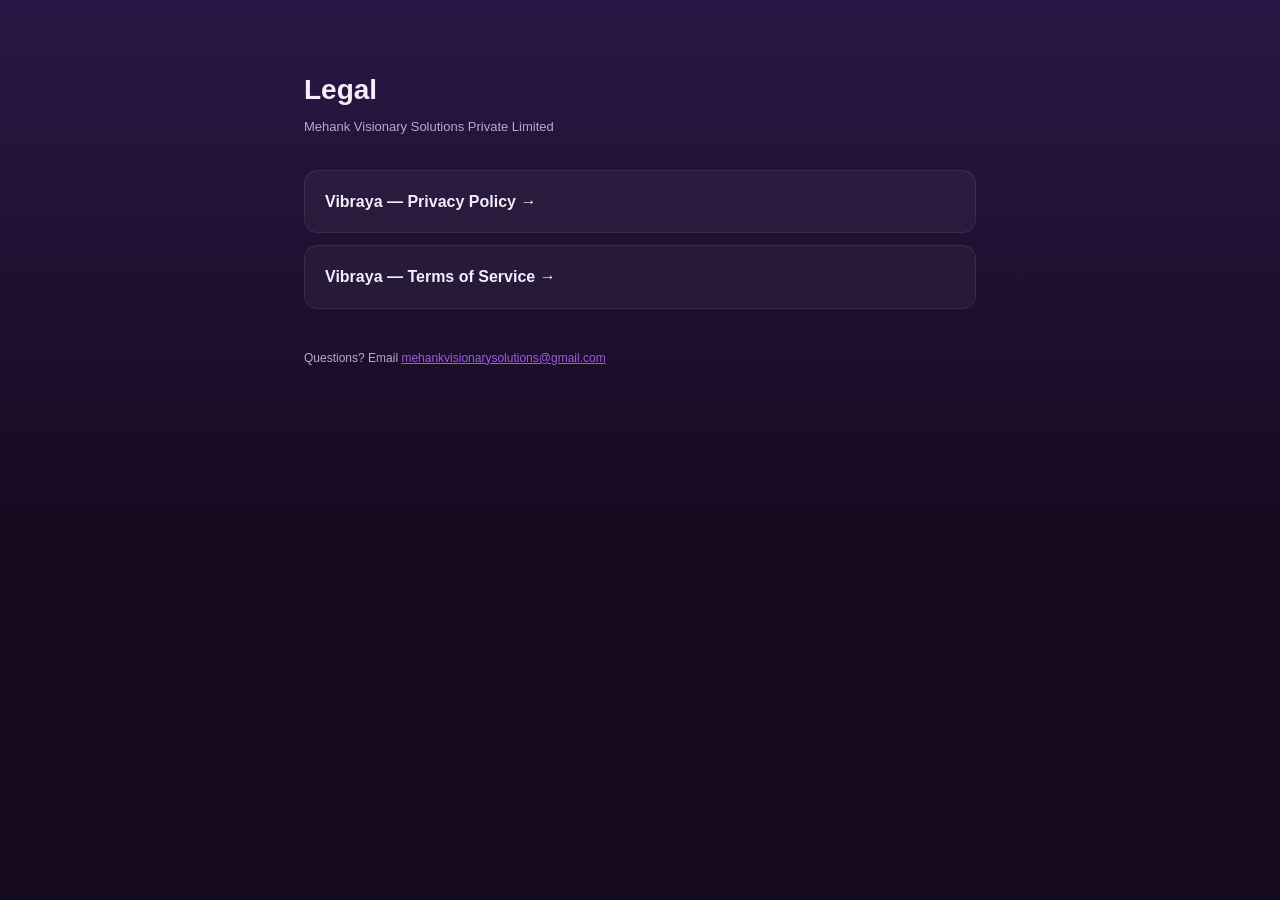
<file: index.html>
<!doctype html>
<html lang="en">
<head>
<meta charset="utf-8" />
<meta name="viewport" content="width=device-width, initial-scale=1" />
<title>Mehank Visionary Solutions — Legal</title>
<link rel="stylesheet" href="style.css" />
</head>
<body>
<div class="wrap">
  <h1>Legal</h1>
  <p class="updated">Mehank Visionary Solutions Private Limited</p>

  <div class="index-links">
    <a href="vibraya/privacy-policy.html">Vibraya — Privacy Policy →</a>
    <a href="vibraya/terms-of-service.html">Vibraya — Terms of Service →</a>
  </div>

  <footer>Questions? Email <a href="mailto:mehankvisionarysolutions@gmail.com">mehankvisionarysolutions@gmail.com</a></footer>
</div>
</body>
</html>
</file>
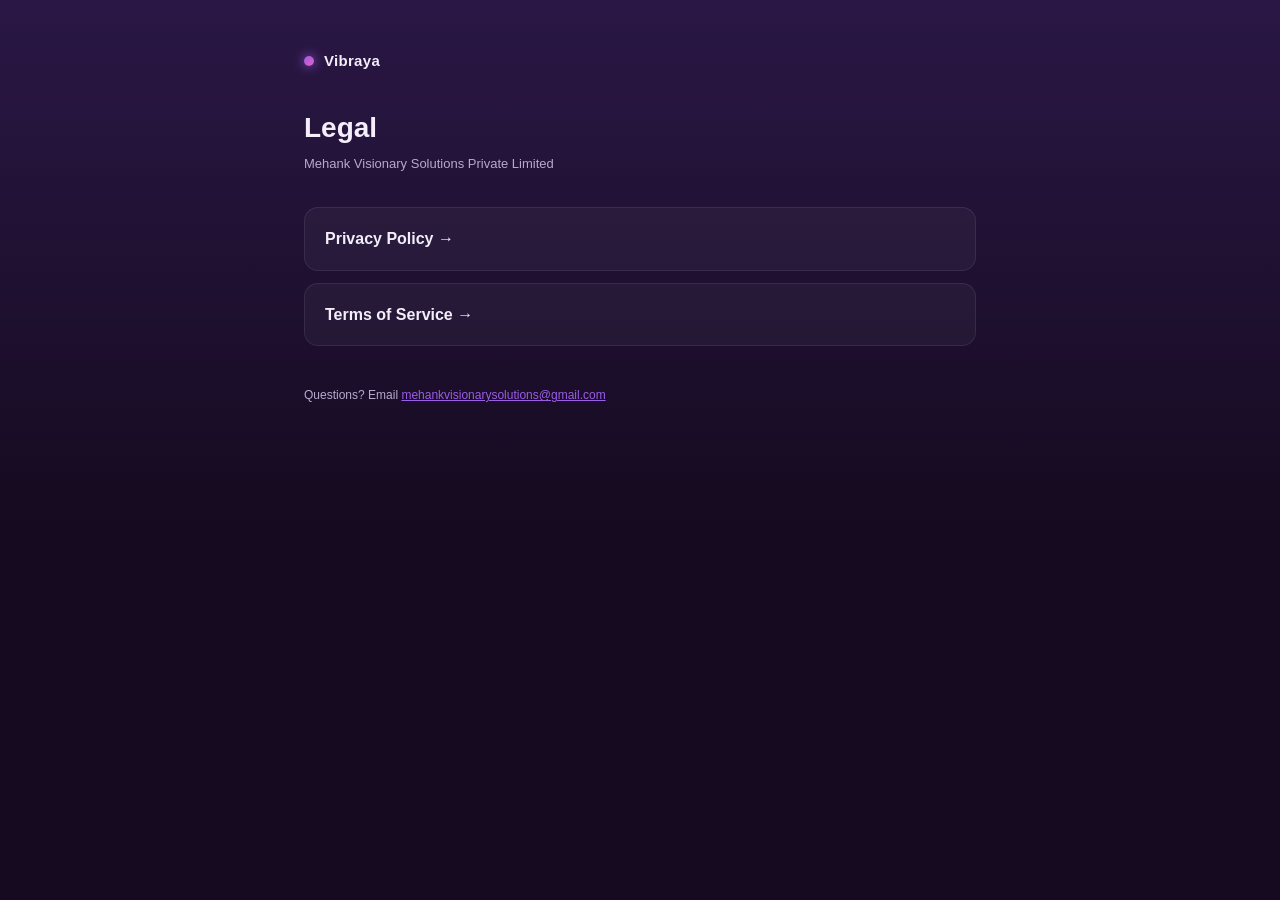
<file: vibraya/index.html>
<!doctype html>
<html lang="en">
<head>
<meta charset="utf-8" />
<meta name="viewport" content="width=device-width, initial-scale=1" />
<title>Vibraya — Legal</title>
<link rel="stylesheet" href="style.css" />
</head>
<body>
<div class="wrap">
  <header class="page-header">
    <a class="brand" href="index.html"><span class="brand-dot"></span>Vibraya</a>
  </header>

  <h1>Legal</h1>
  <p class="updated">Mehank Visionary Solutions Private Limited</p>

  <div class="index-links">
    <a href="privacy-policy.html">Privacy Policy →</a>
    <a href="terms-of-service.html">Terms of Service →</a>
  </div>

  <footer>Questions? Email <a href="mailto:mehankvisionarysolutions@gmail.com">mehankvisionarysolutions@gmail.com</a></footer>
</div>
</body>
</html>
</file>
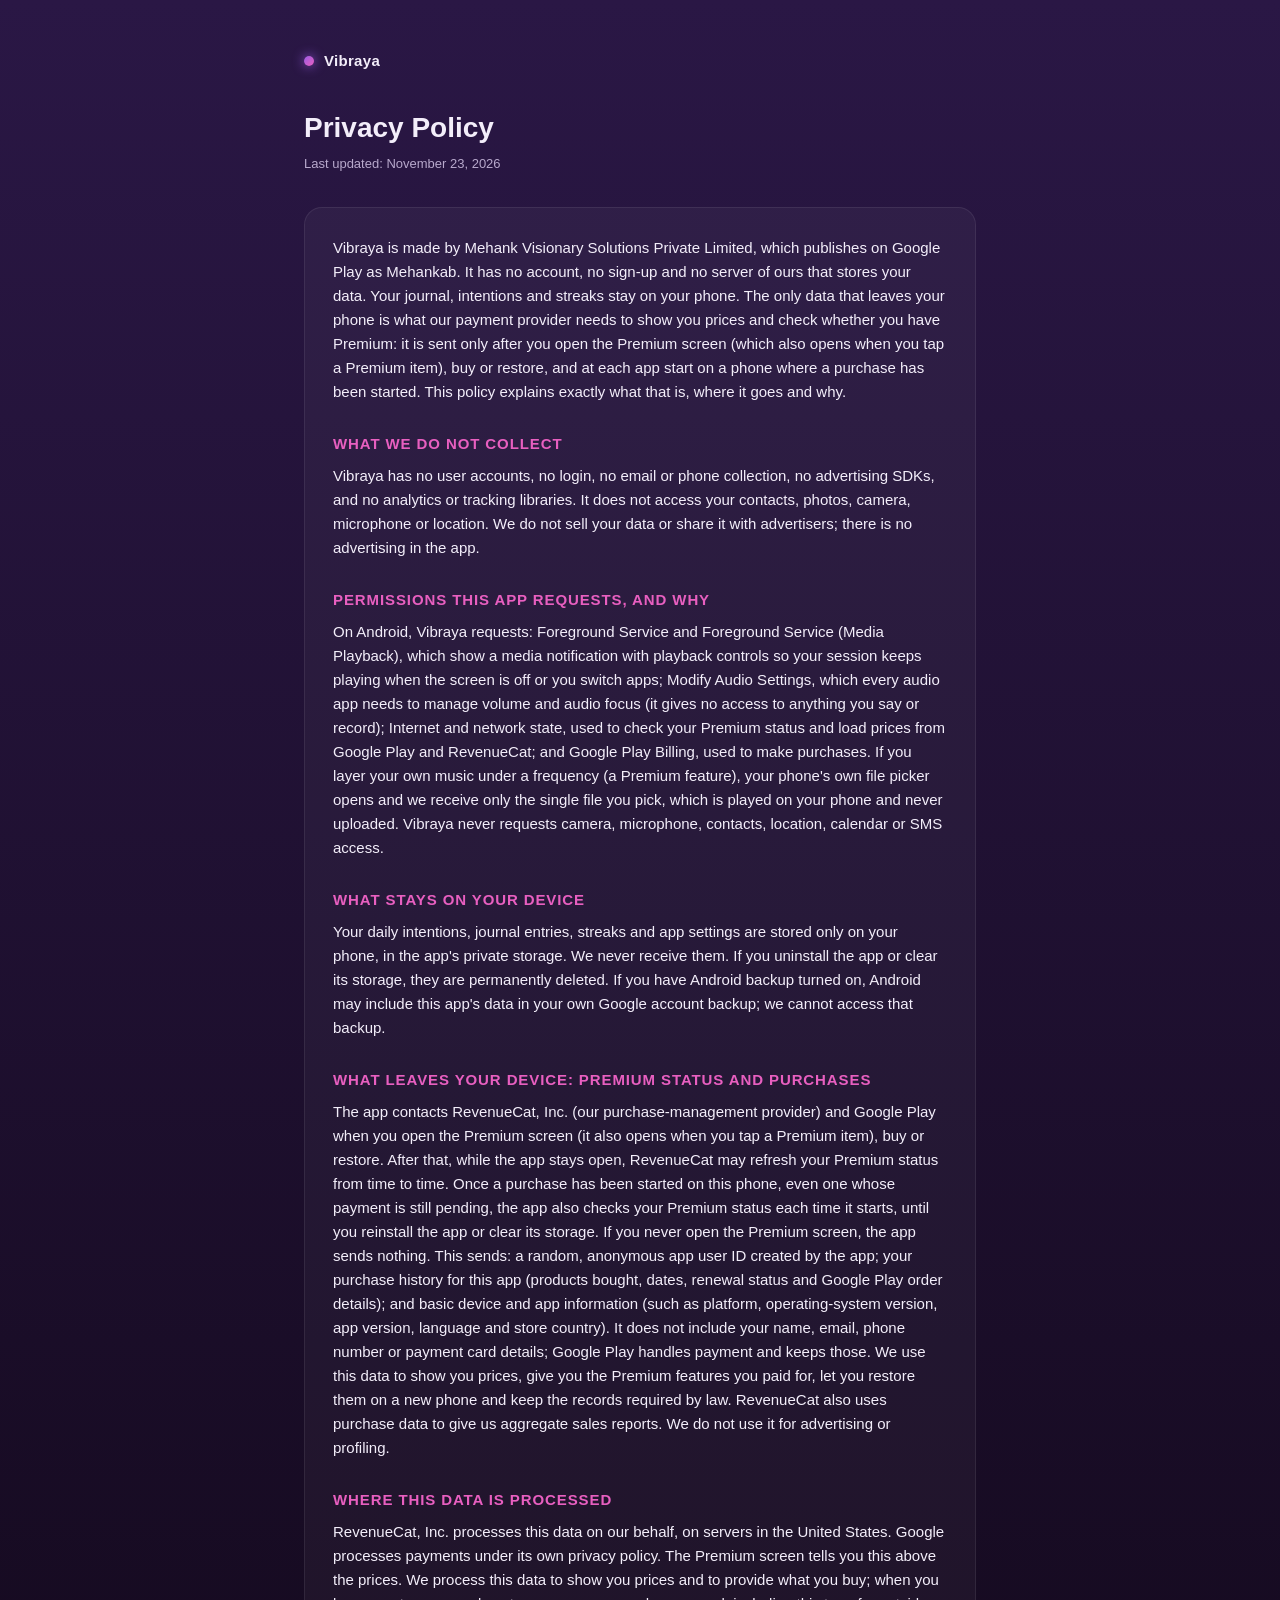
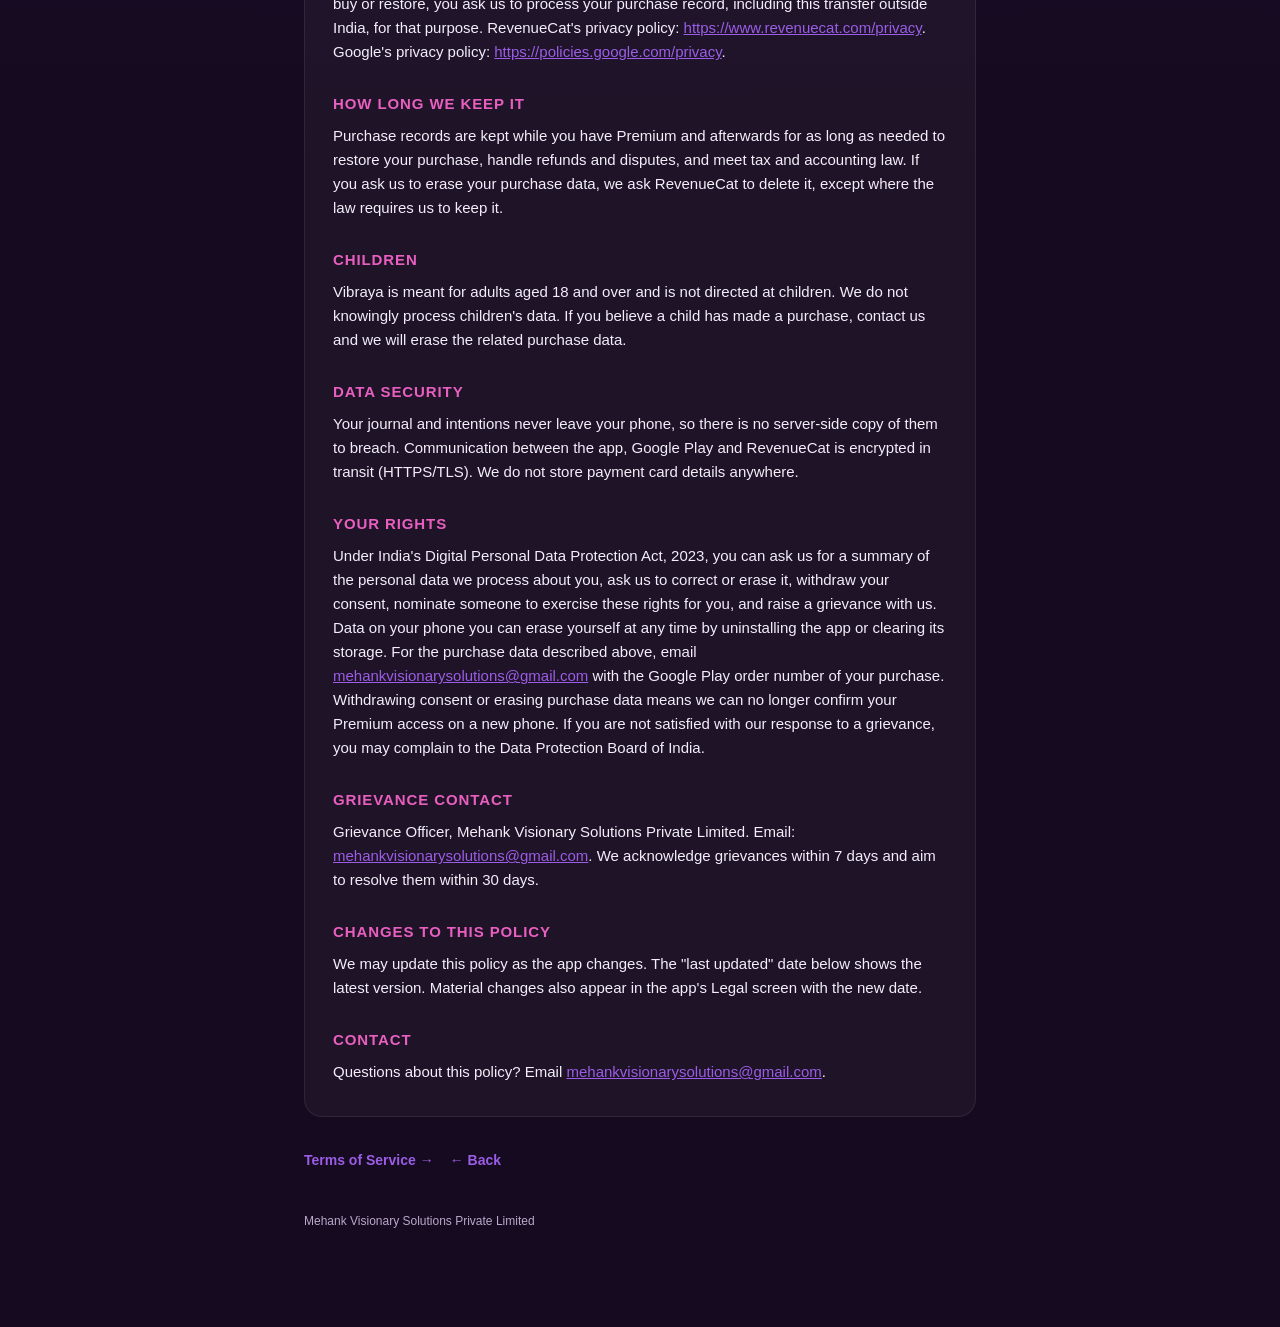
<file: vibraya/privacy-policy.html>
<!doctype html>
<html lang="en">
<head>
<meta charset="utf-8" />
<meta name="viewport" content="width=device-width, initial-scale=1" />
<title>Vibraya — Privacy Policy</title>
<link rel="stylesheet" href="style.css" />
</head>
<body>
<div class="wrap">
  <header class="page-header">
    <a class="brand" href="index.html"><span class="brand-dot"></span>Vibraya</a>
  </header>

  <h1>Privacy Policy</h1>
  <p class="updated">Last updated: November 23, 2026</p>

  <div class="card">
    <p>Vibraya is made by Mehank Visionary Solutions Private Limited, which publishes on Google Play as Mehankab. It has no account, no sign-up and no server of ours that stores your data. Your journal, intentions and streaks stay on your phone. The only data that leaves your phone is what our payment provider needs to show you prices and check whether you have Premium: it is sent only after you open the Premium screen (which also opens when you tap a Premium item), buy or restore, and at each app start on a phone where a purchase has been started. This policy explains exactly what that is, where it goes and why.</p>

    <h2>What we do not collect</h2>
    <p>Vibraya has no user accounts, no login, no email or phone collection, no advertising SDKs, and no analytics or tracking libraries. It does not access your contacts, photos, camera, microphone or location. We do not sell your data or share it with advertisers; there is no advertising in the app.</p>

    <h2>Permissions this app requests, and why</h2>
    <p>On Android, Vibraya requests: Foreground Service and Foreground Service (Media Playback), which show a media notification with playback controls so your session keeps playing when the screen is off or you switch apps; Modify Audio Settings, which every audio app needs to manage volume and audio focus (it gives no access to anything you say or record); Internet and network state, used to check your Premium status and load prices from Google Play and RevenueCat; and Google Play Billing, used to make purchases. If you layer your own music under a frequency (a Premium feature), your phone's own file picker opens and we receive only the single file you pick, which is played on your phone and never uploaded. Vibraya never requests camera, microphone, contacts, location, calendar or SMS access.</p>

    <h2>What stays on your device</h2>
    <p>Your daily intentions, journal entries, streaks and app settings are stored only on your phone, in the app's private storage. We never receive them. If you uninstall the app or clear its storage, they are permanently deleted. If you have Android backup turned on, Android may include this app's data in your own Google account backup; we cannot access that backup.</p>

    <h2>What leaves your device: Premium status and purchases</h2>
    <p>The app contacts RevenueCat, Inc. (our purchase-management provider) and Google Play when you open the Premium screen (it also opens when you tap a Premium item), buy or restore. After that, while the app stays open, RevenueCat may refresh your Premium status from time to time. Once a purchase has been started on this phone, even one whose payment is still pending, the app also checks your Premium status each time it starts, until you reinstall the app or clear its storage. If you never open the Premium screen, the app sends nothing. This sends: a random, anonymous app user ID created by the app; your purchase history for this app (products bought, dates, renewal status and Google Play order details); and basic device and app information (such as platform, operating-system version, app version, language and store country). It does not include your name, email, phone number or payment card details; Google Play handles payment and keeps those. We use this data to show you prices, give you the Premium features you paid for, let you restore them on a new phone and keep the records required by law. RevenueCat also uses purchase data to give us aggregate sales reports. We do not use it for advertising or profiling.</p>

    <h2>Where this data is processed</h2>
    <p>RevenueCat, Inc. processes this data on our behalf, on servers in the United States. Google processes payments under its own privacy policy. The Premium screen tells you this above the prices. We process this data to show you prices and to provide what you buy; when you buy or restore, you ask us to process your purchase record, including this transfer outside India, for that purpose. RevenueCat's privacy policy: <a href="https://www.revenuecat.com/privacy" target="_blank" rel="noopener">https://www.revenuecat.com/privacy</a>. Google's privacy policy: <a href="https://policies.google.com/privacy" target="_blank" rel="noopener">https://policies.google.com/privacy</a>.</p>

    <h2>How long we keep it</h2>
    <p>Purchase records are kept while you have Premium and afterwards for as long as needed to restore your purchase, handle refunds and disputes, and meet tax and accounting law. If you ask us to erase your purchase data, we ask RevenueCat to delete it, except where the law requires us to keep it.</p>

    <h2>Children</h2>
    <p>Vibraya is meant for adults aged 18 and over and is not directed at children. We do not knowingly process children's data. If you believe a child has made a purchase, contact us and we will erase the related purchase data.</p>

    <h2>Data security</h2>
    <p>Your journal and intentions never leave your phone, so there is no server-side copy of them to breach. Communication between the app, Google Play and RevenueCat is encrypted in transit (HTTPS/TLS). We do not store payment card details anywhere.</p>

    <h2>Your rights</h2>
    <p>Under India's Digital Personal Data Protection Act, 2023, you can ask us for a summary of the personal data we process about you, ask us to correct or erase it, withdraw your consent, nominate someone to exercise these rights for you, and raise a grievance with us. Data on your phone you can erase yourself at any time by uninstalling the app or clearing its storage. For the purchase data described above, email <a href="mailto:mehankvisionarysolutions@gmail.com">mehankvisionarysolutions@gmail.com</a> with the Google Play order number of your purchase. Withdrawing consent or erasing purchase data means we can no longer confirm your Premium access on a new phone. If you are not satisfied with our response to a grievance, you may complain to the Data Protection Board of India.</p>

    <h2>Grievance contact</h2>
    <p>Grievance Officer, Mehank Visionary Solutions Private Limited. Email: <a href="mailto:mehankvisionarysolutions@gmail.com">mehankvisionarysolutions@gmail.com</a>. We acknowledge grievances within 7 days and aim to resolve them within 30 days.</p>

    <h2>Changes to this policy</h2>
    <p>We may update this policy as the app changes. The &quot;last updated&quot; date below shows the latest version. Material changes also appear in the app's Legal screen with the new date.</p>

    <h2>Contact</h2>
    <p>Questions about this policy? Email <a href="mailto:mehankvisionarysolutions@gmail.com">mehankvisionarysolutions@gmail.com</a>.</p>
  </div>

  <div class="nav-links">
    <a href="terms-of-service.html">Terms of Service →</a>
    <a href="index.html">← Back</a>
  </div>

  <footer>Mehank Visionary Solutions Private Limited</footer>
</div>
</body>
</html>
</file>
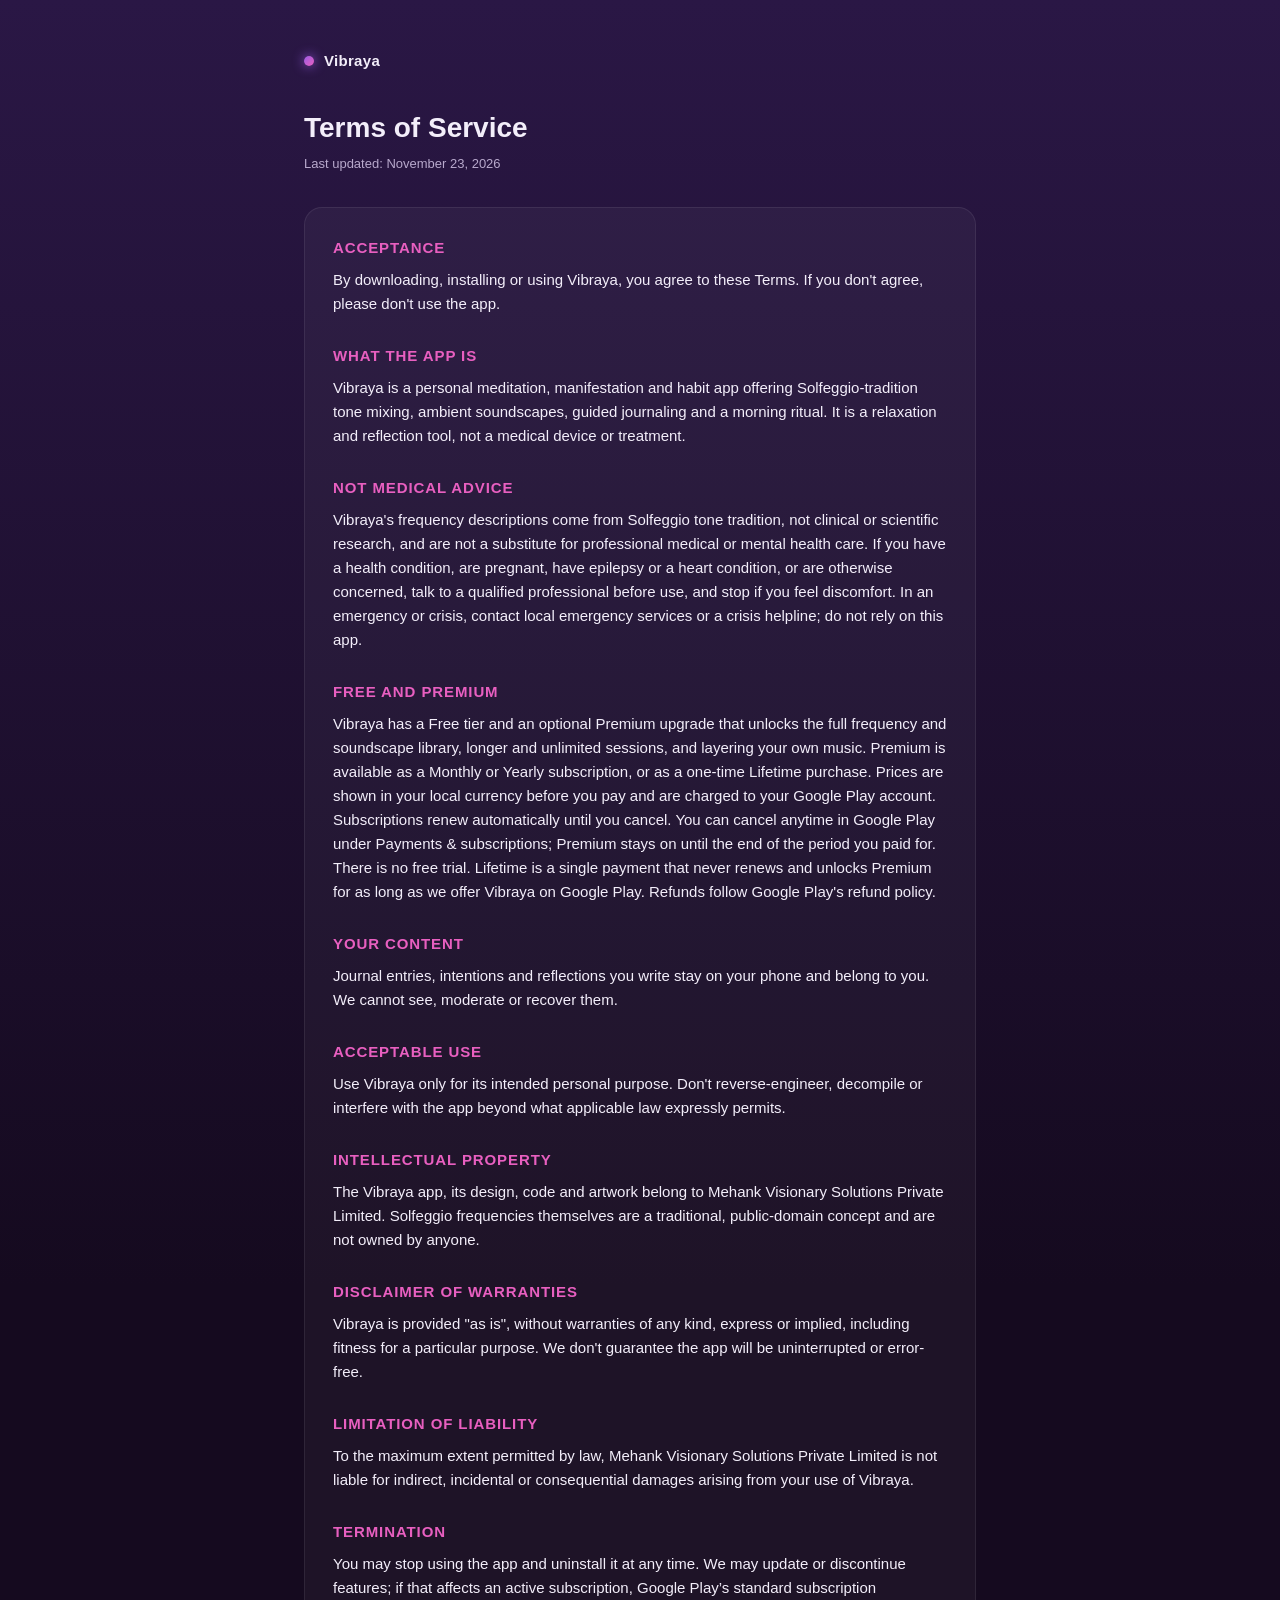
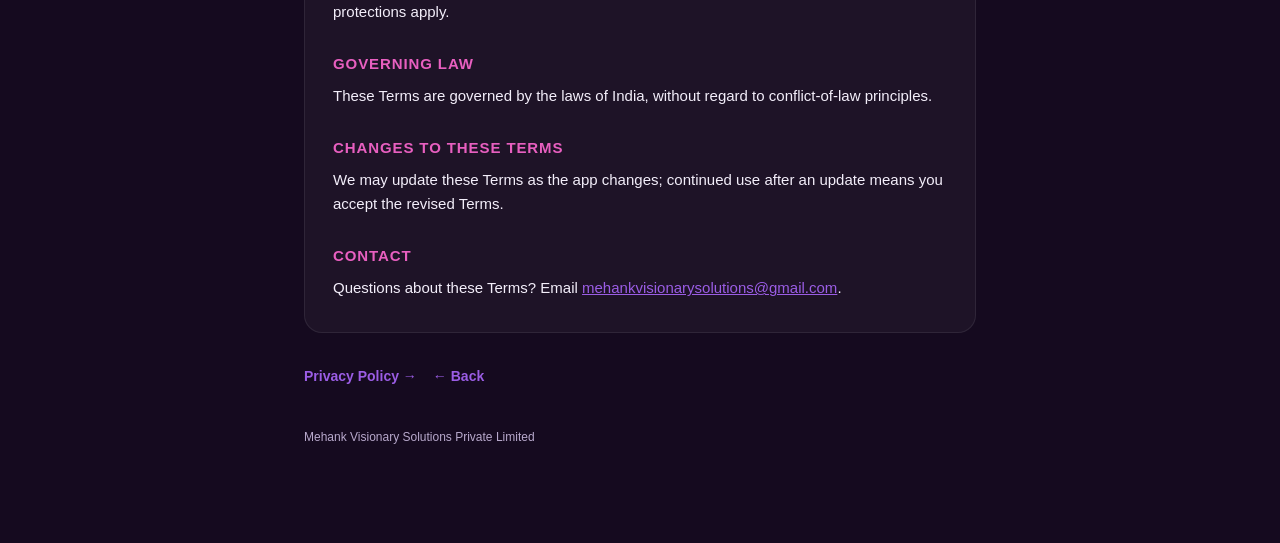
<file: vibraya/terms-of-service.html>
<!doctype html>
<html lang="en">
<head>
<meta charset="utf-8" />
<meta name="viewport" content="width=device-width, initial-scale=1" />
<title>Vibraya — Terms of Service</title>
<link rel="stylesheet" href="style.css" />
</head>
<body>
<div class="wrap">
  <header class="page-header">
    <a class="brand" href="index.html"><span class="brand-dot"></span>Vibraya</a>
  </header>

  <h1>Terms of Service</h1>
  <p class="updated">Last updated: November 23, 2026</p>

  <div class="card">

    <h2>Acceptance</h2>
    <p>By downloading, installing or using Vibraya, you agree to these Terms. If you don't agree, please don't use the app.</p>

    <h2>What the app is</h2>
    <p>Vibraya is a personal meditation, manifestation and habit app offering Solfeggio-tradition tone mixing, ambient soundscapes, guided journaling and a morning ritual. It is a relaxation and reflection tool, not a medical device or treatment.</p>

    <h2>Not medical advice</h2>
    <p>Vibraya's frequency descriptions come from Solfeggio tone tradition, not clinical or scientific research, and are not a substitute for professional medical or mental health care. If you have a health condition, are pregnant, have epilepsy or a heart condition, or are otherwise concerned, talk to a qualified professional before use, and stop if you feel discomfort. In an emergency or crisis, contact local emergency services or a crisis helpline; do not rely on this app.</p>

    <h2>Free and Premium</h2>
    <p>Vibraya has a Free tier and an optional Premium upgrade that unlocks the full frequency and soundscape library, longer and unlimited sessions, and layering your own music. Premium is available as a Monthly or Yearly subscription, or as a one-time Lifetime purchase. Prices are shown in your local currency before you pay and are charged to your Google Play account. Subscriptions renew automatically until you cancel. You can cancel anytime in Google Play under Payments &amp; subscriptions; Premium stays on until the end of the period you paid for. There is no free trial. Lifetime is a single payment that never renews and unlocks Premium for as long as we offer Vibraya on Google Play. Refunds follow Google Play's refund policy.</p>

    <h2>Your content</h2>
    <p>Journal entries, intentions and reflections you write stay on your phone and belong to you. We cannot see, moderate or recover them.</p>

    <h2>Acceptable use</h2>
    <p>Use Vibraya only for its intended personal purpose. Don't reverse-engineer, decompile or interfere with the app beyond what applicable law expressly permits.</p>

    <h2>Intellectual property</h2>
    <p>The Vibraya app, its design, code and artwork belong to Mehank Visionary Solutions Private Limited. Solfeggio frequencies themselves are a traditional, public-domain concept and are not owned by anyone.</p>

    <h2>Disclaimer of warranties</h2>
    <p>Vibraya is provided &quot;as is&quot;, without warranties of any kind, express or implied, including fitness for a particular purpose. We don't guarantee the app will be uninterrupted or error-free.</p>

    <h2>Limitation of liability</h2>
    <p>To the maximum extent permitted by law, Mehank Visionary Solutions Private Limited is not liable for indirect, incidental or consequential damages arising from your use of Vibraya.</p>

    <h2>Termination</h2>
    <p>You may stop using the app and uninstall it at any time. We may update or discontinue features; if that affects an active subscription, Google Play’s standard subscription protections apply.</p>

    <h2>Governing law</h2>
    <p>These Terms are governed by the laws of India, without regard to conflict-of-law principles.</p>

    <h2>Changes to these Terms</h2>
    <p>We may update these Terms as the app changes; continued use after an update means you accept the revised Terms.</p>

    <h2>Contact</h2>
    <p>Questions about these Terms? Email <a href="mailto:mehankvisionarysolutions@gmail.com">mehankvisionarysolutions@gmail.com</a>.</p>
  </div>

  <div class="nav-links">
    <a href="privacy-policy.html">Privacy Policy →</a>
    <a href="index.html">← Back</a>
  </div>

  <footer>Mehank Visionary Solutions Private Limited</footer>
</div>
</body>
</html>
</file>
<file: style.css>
:root {
  --abyss: #150A1F;
  --abyss-raised: #1E1233;
  --violet: #9B5DE5;
  --orchid: #E85FC0;
  --text-primary: #F3EEFA;
  --text-secondary: #B8A9CC;
  --border: rgba(255, 255, 255, 0.08);
}

* {
  box-sizing: border-box;
}

body {
  margin: 0;
  background: linear-gradient(180deg, #2A1745 0%, var(--abyss) 60%);
  color: var(--text-primary);
  font-family: -apple-system, BlinkMacSystemFont, "Segoe UI", Roboto, Helvetica, Arial, sans-serif;
  line-height: 1.6;
  min-height: 100vh;
}

.wrap {
  max-width: 720px;
  margin: 0 auto;
  padding: 48px 24px 96px;
}

header.page-header {
  margin-bottom: 32px;
}

.brand {
  display: inline-flex;
  align-items: center;
  gap: 10px;
  text-decoration: none;
  color: var(--text-primary);
  font-weight: 700;
  font-size: 15px;
  letter-spacing: 0.02em;
}

.brand-dot {
  width: 10px;
  height: 10px;
  border-radius: 50%;
  background: linear-gradient(135deg, var(--violet), var(--orchid));
  box-shadow: 0 0 12px var(--violet);
}

h1 {
  font-size: 28px;
  margin: 20px 0 4px;
}

.updated {
  color: var(--text-secondary);
  font-size: 13px;
  margin-bottom: 32px;
}

.card {
  background: rgba(255, 255, 255, 0.04);
  border: 1px solid var(--border);
  border-radius: 18px;
  padding: 28px;
}

h2 {
  font-size: 15px;
  text-transform: uppercase;
  letter-spacing: 0.06em;
  color: var(--orchid);
  margin: 28px 0 8px;
}

h2:first-child {
  margin-top: 0;
}

p {
  color: var(--text-primary);
  margin: 0 0 4px;
  font-size: 15px;
}

a {
  color: var(--violet);
}

.nav-links {
  margin-top: 32px;
  display: flex;
  gap: 16px;
  font-size: 14px;
}

.nav-links a {
  text-decoration: none;
  font-weight: 600;
}

.index-links {
  display: flex;
  flex-direction: column;
  gap: 12px;
  margin-top: 24px;
}

.index-links a {
  display: block;
  padding: 18px 20px;
  border-radius: 14px;
  border: 1px solid var(--border);
  background: rgba(255, 255, 255, 0.04);
  text-decoration: none;
  color: var(--text-primary);
  font-weight: 600;
}

.index-links a:hover {
  border-color: var(--violet);
}

footer {
  margin-top: 40px;
  color: var(--text-secondary);
  font-size: 12px;
}
</file>
<file: vibraya/style.css>
:root {
  --abyss: #150A1F;
  --abyss-raised: #1E1233;
  --violet: #9B5DE5;
  --orchid: #E85FC0;
  --text-primary: #F3EEFA;
  --text-secondary: #B8A9CC;
  --border: rgba(255, 255, 255, 0.08);
}

* {
  box-sizing: border-box;
}

body {
  margin: 0;
  background: linear-gradient(180deg, #2A1745 0%, var(--abyss) 60%);
  color: var(--text-primary);
  font-family: -apple-system, BlinkMacSystemFont, "Segoe UI", Roboto, Helvetica, Arial, sans-serif;
  line-height: 1.6;
  min-height: 100vh;
}

.wrap {
  max-width: 720px;
  margin: 0 auto;
  padding: 48px 24px 96px;
}

header.page-header {
  margin-bottom: 32px;
}

.brand {
  display: inline-flex;
  align-items: center;
  gap: 10px;
  text-decoration: none;
  color: var(--text-primary);
  font-weight: 700;
  font-size: 15px;
  letter-spacing: 0.02em;
}

.brand-dot {
  width: 10px;
  height: 10px;
  border-radius: 50%;
  background: linear-gradient(135deg, var(--violet), var(--orchid));
  box-shadow: 0 0 12px var(--violet);
}

h1 {
  font-size: 28px;
  margin: 20px 0 4px;
}

.updated {
  color: var(--text-secondary);
  font-size: 13px;
  margin-bottom: 32px;
}

.card {
  background: rgba(255, 255, 255, 0.04);
  border: 1px solid var(--border);
  border-radius: 18px;
  padding: 28px;
}

h2 {
  font-size: 15px;
  text-transform: uppercase;
  letter-spacing: 0.06em;
  color: var(--orchid);
  margin: 28px 0 8px;
}

h2:first-child {
  margin-top: 0;
}

p {
  color: var(--text-primary);
  margin: 0 0 4px;
  font-size: 15px;
}

a {
  color: var(--violet);
}

.nav-links {
  margin-top: 32px;
  display: flex;
  gap: 16px;
  font-size: 14px;
}

.nav-links a {
  text-decoration: none;
  font-weight: 600;
}

.index-links {
  display: flex;
  flex-direction: column;
  gap: 12px;
  margin-top: 24px;
}

.index-links a {
  display: block;
  padding: 18px 20px;
  border-radius: 14px;
  border: 1px solid var(--border);
  background: rgba(255, 255, 255, 0.04);
  text-decoration: none;
  color: var(--text-primary);
  font-weight: 600;
}

.index-links a:hover {
  border-color: var(--violet);
}

footer {
  margin-top: 40px;
  color: var(--text-secondary);
  font-size: 12px;
}
</file>
